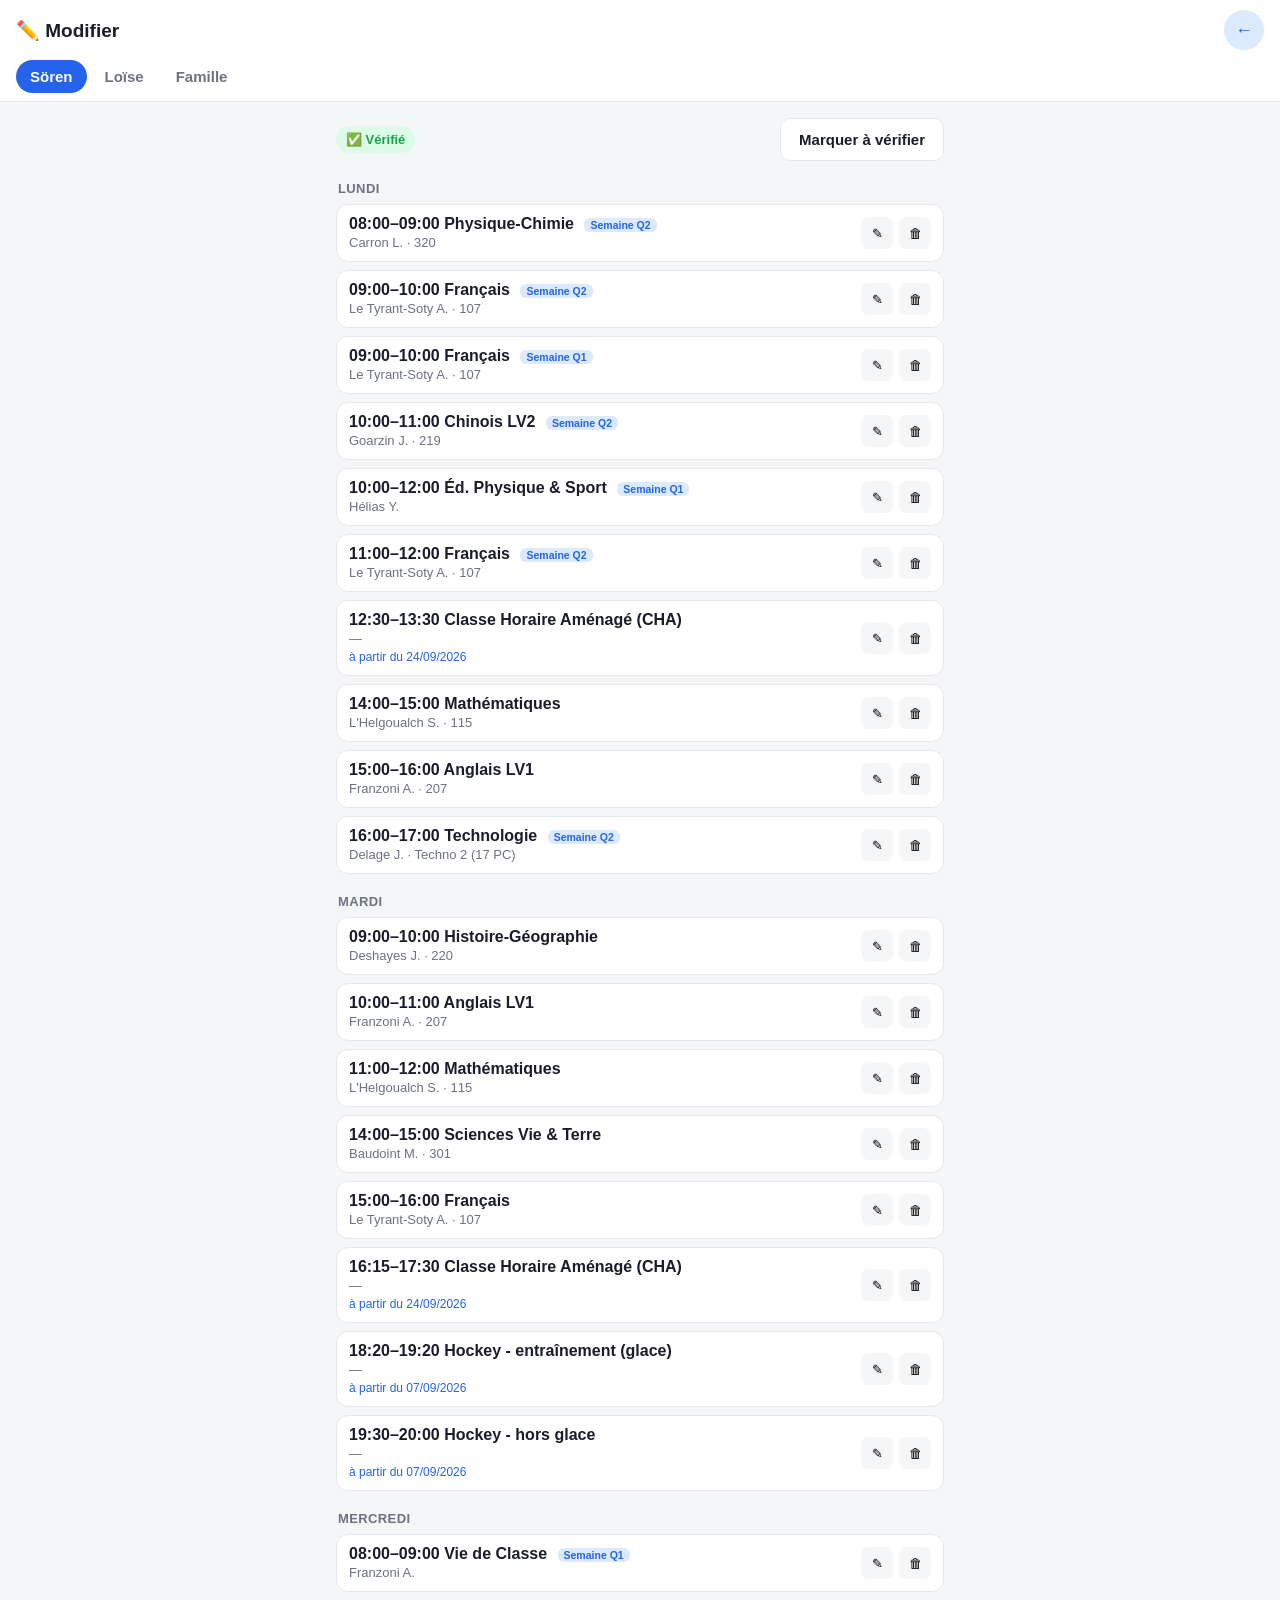
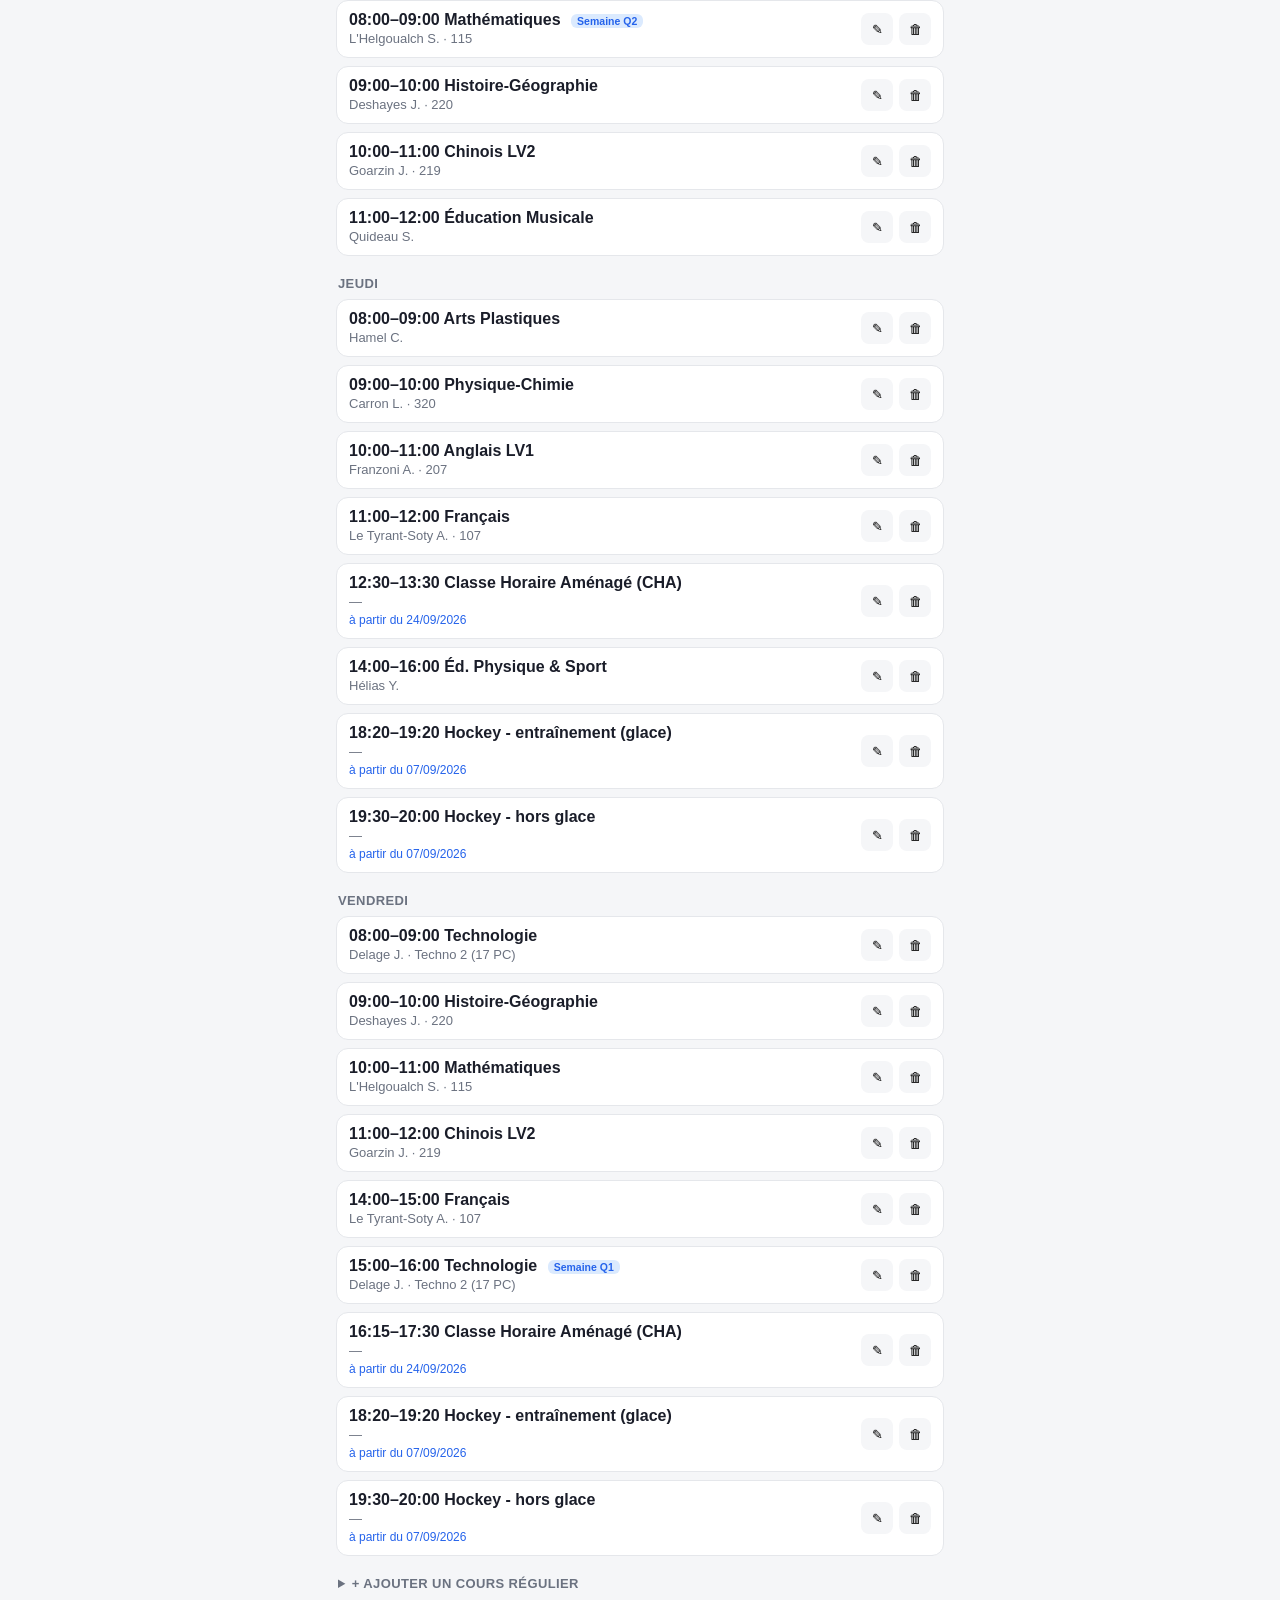
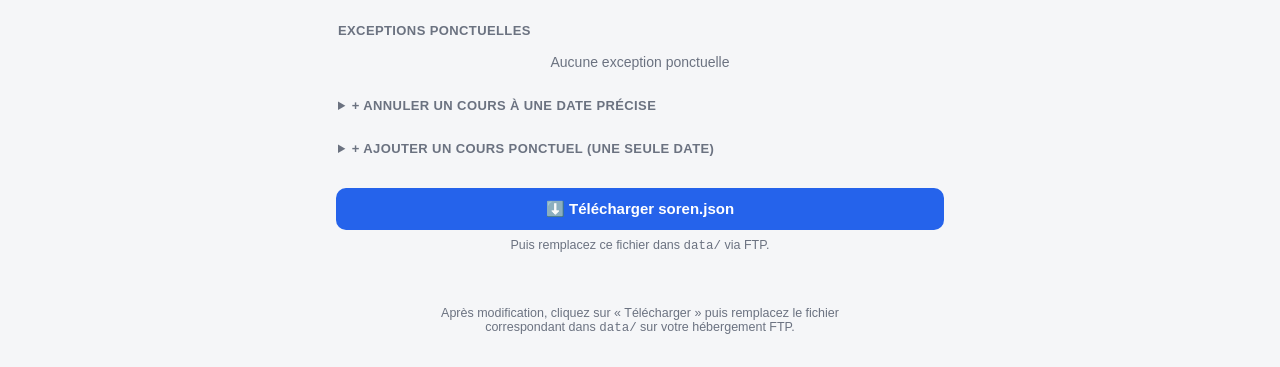
<file: edit.html>
<!doctype html>
<html lang="fr">
<head>
<meta charset="utf-8" />
<meta name="viewport" content="width=device-width, initial-scale=1, viewport-fit=cover" />
<title>Modifier — Calendrier famille</title>
<meta name="theme-color" content="#2563eb" />
<link rel="icon" href="icons/icon-192.png" />
<link rel="stylesheet" href="css/style.css" />
</head>
<body>

<header class="topbar">
  <div class="topbar-row">
    <h1>✏️ Modifier</h1>
    <a href="index.html" class="icon-btn" title="Retour au calendrier" style="text-decoration:none;">←</a>
  </div>
  <nav class="tabs" id="tabs">
    <button data-tab="soren" class="active">Sören</button>
    <button data-tab="loise">Loïse</button>
    <button data-tab="famille">Famille</button>
  </nav>
</header>

<main id="main">
  <div class="empty-state">Chargement…</div>
</main>

<footer class="app-footer">
  Après modification, cliquez sur « Télécharger » puis remplacez le fichier<br>correspondant dans <code>data/</code> sur votre hébergement FTP.
</footer>

<script src="js/dates.js"></script>
<script src="js/editor.js"></script>
</body>
</html>
</file>
<file: css/style.css>
:root {
  --bg: #f5f6f8;
  --surface: #ffffff;
  --text: #1a1d29;
  --text-muted: #6b7280;
  --border: #e5e7eb;
  --accent: #2563eb;
  --accent-soft: #dbeafe;
  --danger: #dc2626;
  --warning-bg: #fef3c7;
  --warning-text: #92400e;
  --radius: 14px;
  --safe-bottom: env(safe-area-inset-bottom, 0px);
}

@media (prefers-color-scheme: dark) {
  :root {
    --bg: #101218;
    --surface: #1a1d29;
    --text: #f3f4f6;
    --text-muted: #9ca3af;
    --border: #2b2f3d;
    --accent-soft: #1e3a5f;
    --warning-bg: #4b3a12;
    --warning-text: #fde68a;
  }
}

* { box-sizing: border-box; }

html, body {
  margin: 0;
  padding: 0;
  background: var(--bg);
  color: var(--text);
  font-family: -apple-system, BlinkMacSystemFont, "Segoe UI", Roboto, Helvetica, Arial, sans-serif;
  -webkit-tap-highlight-color: transparent;
}

body {
  padding-bottom: calc(24px + var(--safe-bottom));
}

a { color: var(--accent); }

header.topbar {
  position: sticky;
  top: 0;
  z-index: 20;
  background: var(--surface);
  border-bottom: 1px solid var(--border);
  padding: env(safe-area-inset-top, 0px) 16px 0 16px;
}

.topbar-row {
  display: flex;
  align-items: center;
  justify-content: space-between;
  padding: 10px 0;
}

.topbar-row h1 {
  font-size: 19px;
  margin: 0;
  font-weight: 700;
}

.icon-btn {
  border: none;
  background: var(--accent-soft);
  color: var(--accent);
  width: 40px;
  height: 40px;
  border-radius: 50%;
  font-size: 18px;
  display: flex;
  align-items: center;
  justify-content: center;
  cursor: pointer;
}
.icon-btn:active { transform: scale(0.94); }
.icon-btn.subscribed { background: #dcfce7; color: #16a34a; }

.bell-group {
  display: flex;
  gap: 6px;
}

.bell-btn {
  border: none;
  background: var(--accent-soft);
  color: var(--accent);
  border-radius: 999px;
  padding: 6px 10px;
  font-size: 12px;
  font-weight: 600;
  cursor: pointer;
  white-space: nowrap;
}
.bell-btn:active { transform: scale(0.96); }
.bell-btn.subscribed { background: #dcfce7; color: #16a34a; }

nav.tabs {
  display: flex;
  gap: 4px;
  overflow-x: auto;
  padding-bottom: 8px;
}

nav.tabs button {
  border: none;
  background: transparent;
  color: var(--text-muted);
  font-size: 15px;
  font-weight: 600;
  padding: 8px 14px;
  border-radius: 999px;
  white-space: nowrap;
  cursor: pointer;
}

nav.tabs button.active {
  background: var(--accent);
  color: #fff;
}

main {
  max-width: 640px;
  margin: 0 auto;
  padding: 16px;
}

.week-nav {
  display: flex;
  align-items: center;
  justify-content: space-between;
  margin-bottom: 12px;
}

.week-nav .label {
  font-weight: 600;
  font-size: 14px;
  color: var(--text-muted);
  text-transform: capitalize;
}

.week-parity-badge {
  display: block;
  font-size: 11px;
  font-weight: 700;
  text-transform: uppercase;
  color: var(--accent);
  margin-top: 2px;
}

.week-nav button {
  border: none;
  background: var(--surface);
  border: 1px solid var(--border);
  width: 34px;
  height: 34px;
  border-radius: 50%;
  font-size: 16px;
  cursor: pointer;
  color: var(--text);
}

.view-toggle {
  display: flex;
  gap: 4px;
  background: var(--surface);
  border: 1px solid var(--border);
  border-radius: 999px;
  padding: 3px;
  margin-bottom: 12px;
}

.view-toggle button {
  flex: 1;
  border: none;
  background: transparent;
  color: var(--text-muted);
  font-size: 14px;
  font-weight: 600;
  padding: 7px 0;
  border-radius: 999px;
  cursor: pointer;
}

.view-toggle button.active {
  background: var(--accent);
  color: #fff;
}

.week-day {
  margin-bottom: 18px;
}

.week-day-header {
  display: flex;
  align-items: baseline;
  justify-content: space-between;
  font-size: 14px;
  font-weight: 700;
  text-transform: capitalize;
  color: var(--text);
  padding: 4px 2px;
  border-bottom: 1px solid var(--border);
  margin-bottom: 8px;
}

.week-day-header.today { color: var(--accent); }

.today-badge {
  font-size: 10.5px;
  font-weight: 700;
  text-transform: uppercase;
  background: var(--accent-soft);
  color: var(--accent);
  padding: 2px 8px;
  border-radius: 999px;
}

.week-day-note {
  font-size: 13.5px;
  color: var(--text);
  background: var(--accent-soft);
  border-radius: 10px;
  padding: 8px 12px;
}

.week-day-note.muted {
  background: transparent;
  color: var(--text-muted);
  padding: 4px 12px;
}

.agenda-list.compact .slot-card {
  padding: 8px 12px;
}

.agenda-list.compact .slot-time {
  min-width: 44px;
  font-size: 12px;
}

.agenda-list.compact .slot-subject {
  font-size: 13.5px;
}

.agenda-list.compact .slot-meta {
  font-size: 12px;
}

.day-selector {
  display: flex;
  gap: 6px;
  overflow-x: auto;
  padding: 2px 2px 12px 2px;
  scroll-snap-type: x proximity;
}

.day-chip {
  position: relative;
  flex: 1 0 auto;
  min-width: 56px;
  scroll-snap-align: start;
  border: 1px solid var(--border);
  background: var(--surface);
  border-radius: 12px;
  padding: 8px 4px;
  text-align: center;
  cursor: pointer;
  color: var(--text);
}

.day-chip .dow {
  display: block;
  font-size: 11px;
  text-transform: uppercase;
  color: var(--text-muted);
  letter-spacing: 0.03em;
}

.day-chip .num {
  display: block;
  font-size: 17px;
  font-weight: 700;
  margin-top: 2px;
}

.day-chip.today { border-color: var(--accent); }
.day-chip.selected { background: var(--accent); border-color: var(--accent); }
.day-chip.selected .dow, .day-chip.selected .num { color: #fff; }
.day-chip.off .num { color: var(--text-muted); }

.banner {
  background: var(--warning-bg);
  color: var(--warning-text);
  padding: 10px 14px;
  border-radius: var(--radius);
  font-size: 13.5px;
  margin-bottom: 14px;
  display: flex;
  gap: 8px;
  align-items: flex-start;
}

.banner a { color: inherit; text-decoration: underline; }

.vacances-banner {
  background: var(--accent-soft);
  color: var(--accent);
  padding: 14px;
  border-radius: var(--radius);
  text-align: center;
  font-weight: 600;
  margin-bottom: 14px;
}

.agenda-list {
  display: flex;
  flex-direction: column;
  gap: 10px;
}

.slot-card {
  background: var(--surface);
  border-radius: var(--radius);
  padding: 12px 14px;
  display: flex;
  gap: 12px;
  border: 1px solid var(--border);
  border-left: 5px solid var(--card-color, var(--accent));
}

.slot-time {
  min-width: 54px;
  font-size: 13px;
  font-weight: 700;
  color: var(--text-muted);
  line-height: 1.3;
}

.slot-info { flex: 1; min-width: 0; }

.slot-subject {
  font-weight: 700;
  font-size: 15px;
  margin: 0 0 2px 0;
}

.slot-meta {
  font-size: 13px;
  color: var(--text-muted);
  margin: 0;
}

.slot-group {
  display: inline-block;
  font-size: 10.5px;
  font-weight: 700;
  background: var(--accent-soft);
  color: var(--accent);
  border-radius: 6px;
  padding: 1px 6px;
  margin-left: 6px;
  vertical-align: middle;
}

.slot-card.added { border-left-color: #16a34a; }
.slot-card.added .slot-subject::after {
  content: " • modifié";
  font-size: 11px;
  font-weight: 600;
  color: #16a34a;
}

.slot-card.now {
  background: rgba(220, 38, 38, 0.09);
  box-shadow: 0 0 0 2px var(--danger);
  position: relative;
}

.slot-card.now .slot-time {
  color: var(--danger);
}

.now-badge {
  display: inline-flex;
  align-items: center;
  gap: 4px;
  font-size: 10.5px;
  font-weight: 700;
  text-transform: uppercase;
  letter-spacing: 0.02em;
  background: var(--danger);
  color: #fff;
  border-radius: 999px;
  padding: 2px 8px;
  margin-left: 6px;
  vertical-align: middle;
}

.now-badge::before {
  content: "";
  width: 6px;
  height: 6px;
  border-radius: 50%;
  background: #fff;
  animation: now-pulse 1.4s ease-in-out infinite;
}

@keyframes now-pulse {
  0%, 100% { opacity: 1; }
  50% { opacity: 0.25; }
}

.homework-card {
  background: var(--surface);
  border: 1px solid var(--border);
  border-left: 5px solid var(--card-color, var(--accent));
  border-radius: var(--radius);
  padding: 12px 14px;
  display: flex;
  gap: 12px;
  align-items: flex-start;
  transition: background 0.3s ease, border-color 0.3s ease;
}

.hw-body {
  flex: 1;
  min-width: 0;
}

.homework-subject {
  font-weight: 700;
  font-size: 14px;
  margin: 0 0 4px 0;
  transition: opacity 0.3s ease;
}

.homework-desc {
  font-size: 13.5px;
  color: var(--text-muted);
  margin: 0;
  white-space: pre-wrap;
  transition: opacity 0.3s ease;
}

.homework-card.done {
  background: rgba(22, 163, 74, 0.08);
  border-left-color: #16a34a;
}

.homework-card.done .homework-subject,
.homework-card.done .homework-desc {
  text-decoration: line-through;
  text-decoration-color: rgba(22, 163, 74, 0.55);
  opacity: 0.6;
}

.hw-check {
  flex: 0 0 auto;
  width: 26px;
  height: 26px;
  margin-top: 1px;
  border-radius: 50%;
  border: 2px solid var(--border);
  background: var(--surface);
  color: transparent;
  cursor: pointer;
  padding: 0;
  display: flex;
  align-items: center;
  justify-content: center;
  position: relative;
  transition: background 0.2s ease, border-color 0.2s ease, transform 0.15s ease, color 0.15s ease;
}

.hw-check:active {
  transform: scale(0.86);
}

.hw-check svg {
  width: 15px;
  height: 15px;
}

.hw-check.checked {
  background: #16a34a;
  border-color: #16a34a;
  color: #fff;
}

.hw-check.pop {
  animation: hw-check-pop 0.45s ease;
}

.hw-check.pop::after {
  content: "";
  position: absolute;
  inset: -6px;
  border-radius: 50%;
  border: 2px solid #16a34a;
  animation: hw-ring 0.5s ease-out forwards;
  pointer-events: none;
}

@keyframes hw-check-pop {
  0% { transform: scale(1); }
  35% { transform: scale(1.35); }
  60% { transform: scale(0.9); }
  100% { transform: scale(1); }
}

@keyframes hw-ring {
  0% { transform: scale(0.6); opacity: 0.9; }
  100% { transform: scale(1.9); opacity: 0; }
}

@media (prefers-reduced-motion: reduce) {
  .hw-check.pop,
  .hw-check.pop::after {
    animation: none;
  }
}

.empty-state {
  text-align: center;
  color: var(--text-muted);
  padding: 40px 12px;
  font-size: 14px;
}

.event-card {
  background: var(--surface);
  border: 1px solid var(--border);
  border-radius: var(--radius);
  padding: 12px 14px;
}

.event-date {
  font-size: 12px;
  font-weight: 700;
  color: var(--accent);
  text-transform: capitalize;
  margin-bottom: 4px;
}

.event-title { font-weight: 600; font-size: 15px; }
.event-sub { font-size: 13px; color: var(--text-muted); }

.section-title {
  font-size: 13px;
  font-weight: 700;
  text-transform: uppercase;
  letter-spacing: 0.03em;
  color: var(--text-muted);
  margin: 20px 0 8px 2px;
}

footer.app-footer {
  text-align: center;
  font-size: 12.5px;
  color: var(--text-muted);
  padding: 24px 16px 8px;
}

/* Editor page */
.field {
  margin-bottom: 14px;
}
.field label {
  display: block;
  font-size: 13px;
  font-weight: 600;
  margin-bottom: 4px;
  color: var(--text-muted);
}
.field input, .field select, .field textarea {
  width: 100%;
  padding: 10px 12px;
  border-radius: 10px;
  border: 1px solid var(--border);
  background: var(--surface);
  color: var(--text);
  font-size: 15px;
}
.row-2 { display: grid; grid-template-columns: 1fr 1fr; gap: 10px; }
.btn {
  display: inline-flex;
  align-items: center;
  justify-content: center;
  gap: 6px;
  border: none;
  border-radius: 10px;
  padding: 12px 18px;
  font-size: 15px;
  font-weight: 600;
  cursor: pointer;
}
.btn-primary { background: var(--accent); color: #fff; }
.btn-secondary { background: var(--surface); color: var(--text); border: 1px solid var(--border); }
.btn-danger { background: #fee2e2; color: var(--danger); }
.btn-block { width: 100%; }
.list-item {
  display: flex;
  justify-content: space-between;
  align-items: center;
  background: var(--surface);
  border: 1px solid var(--border);
  border-radius: 12px;
  padding: 10px 12px;
  margin-bottom: 8px;
}
.list-item-actions { display: flex; gap: 6px; }
.list-item-actions button {
  border: none;
  background: var(--bg);
  border-radius: 8px;
  width: 32px;
  height: 32px;
  cursor: pointer;
}
.tag-verified {
  display: inline-flex;
  align-items: center;
  gap: 6px;
  font-size: 13px;
  font-weight: 600;
  color: #16a34a;
  background: #dcfce7;
  padding: 6px 10px;
  border-radius: 999px;
}
.tag-unverified {
  color: var(--warning-text);
  background: var(--warning-bg);
}

.ios-install-banner {
  position: fixed;
  left: 12px;
  right: 12px;
  bottom: calc(12px + var(--safe-bottom));
  z-index: 30;
  display: flex;
  align-items: center;
  gap: 10px;
  background: var(--text);
  color: var(--bg);
  border-radius: 14px;
  padding: 12px 14px;
  font-size: 13.5px;
  line-height: 1.4;
  box-shadow: 0 8px 24px rgba(0, 0, 0, 0.25);
}

.ios-install-banner strong {
  color: var(--accent);
}

.ios-install-close {
  flex: 0 0 auto;
  border: none;
  background: rgba(128, 128, 128, 0.25);
  color: inherit;
  width: 26px;
  height: 26px;
  border-radius: 50%;
  cursor: pointer;
  font-size: 13px;
}

/* Onglet Notifications */
.tab-badge {
  display: inline-flex;
  align-items: center;
  justify-content: center;
  min-width: 16px;
  height: 16px;
  padding: 0 4px;
  border-radius: 999px;
  background: #ef4444;
  color: #fff;
  font-size: 10px;
  font-weight: 800;
  margin-left: 5px;
  vertical-align: middle;
}

.tab-badge[hidden] {
  display: none;
}

nav.tabs button.active .tab-badge {
  background: #fff;
  color: #ef4444;
}

.notif-card {
  background: var(--surface);
  border: 1px solid var(--border);
  border-radius: var(--radius);
  padding: 12px 14px;
}

.notif-card.unseen {
  border-color: var(--accent);
}

.notif-date {
  display: flex;
  align-items: center;
  gap: 6px;
  font-size: 12px;
  font-weight: 700;
  color: var(--accent);
  text-transform: capitalize;
  margin-bottom: 4px;
}

.notif-new-dot {
  width: 7px;
  height: 7px;
  border-radius: 50%;
  background: #ef4444;
}

.notif-title {
  font-weight: 700;
  font-size: 14.5px;
  margin: 0 0 4px 0;
}

.notif-content {
  font-size: 13.5px;
  color: var(--text-muted);
  margin: 0 0 4px 0;
  white-space: pre-wrap;
}

.notif-author {
  font-size: 12px;
  color: var(--text-muted);
  margin: 0;
  font-style: italic;
}

/* Évaluations : mise en évidence orange */
.slot-card.eval {
  box-shadow: 0 0 0 2px #ea580c;
  background: rgba(234, 88, 12, 0.14);
}

.eval-badge {
  display: inline-block;
  font-size: 10.5px;
  font-weight: 700;
  text-transform: uppercase;
  background: #ea580c;
  color: #fff;
  border-radius: 999px;
  padding: 1px 8px;
  margin-left: 6px;
  vertical-align: middle;
}

/* Alertes Pronote (prof absent, cours annulé, cours modifié, salle) : mêmes
   couleurs que les badges natifs de Pronote — rouge pour une absence/annulation,
   bleu pour un changement qui n'empêche pas le cours d'avoir lieu. */
.slot-card.alert-absent,
.slot-card.alert-annule {
  box-shadow: 0 0 0 2px #991b1b;
  background: rgba(153, 27, 27, 0.1);
}

.slot-card.alert-modifie,
.slot-card.alert-salle {
  box-shadow: 0 0 0 2px #2563eb;
  background: rgba(37, 99, 235, 0.1);
}

.alert-badge {
  display: inline-block;
  font-size: 10.5px;
  font-weight: 700;
  color: #fff;
  border-radius: 4px;
  padding: 1px 8px;
  margin-left: 6px;
  vertical-align: middle;
}

.alert-badge-absent,
.alert-badge-annule {
  background: #991b1b;
}

.alert-badge-modifie,
.alert-badge-salle {
  background: #2563eb;
}

.day-chip.has-eval {
  background: rgba(234, 88, 12, 0.16);
  border-color: #ea580c;
}

.day-chip.has-eval .dow,
.day-chip.has-eval .num {
  color: #ea580c;
  font-weight: 800;
}

.day-chip.selected.has-eval {
  background: #ea580c;
  border-color: #ea580c;
}

.day-chip.selected.has-eval .dow,
.day-chip.selected.has-eval .num {
  color: #fff;
}

.day-eval-badge {
  position: absolute;
  top: -6px;
  right: -6px;
  min-width: 16px;
  height: 16px;
  padding: 0 4px;
  border-radius: 999px;
  background: #ea580c;
  color: #fff;
  font-size: 10px;
  font-weight: 800;
  display: inline-flex;
  align-items: center;
  justify-content: center;
  border: 2px solid var(--bg);
}

.week-day-header.has-eval {
  color: #ea580c;
  font-weight: 800;
}

/* Moyennes */
.donut-wrap {
  position: relative;
  width: 140px;
  height: 140px;
  margin: 8px auto 16px;
}

.donut {
  width: 100%;
  height: 100%;
  transform: rotate(-90deg);
}

.donut-bg {
  fill: none;
  stroke: var(--border);
  stroke-width: 10;
}

.donut-fg {
  fill: none;
  stroke: var(--accent);
  stroke-width: 10;
  stroke-linecap: round;
  transition: stroke-dasharray 0.6s ease;
}

.donut-label {
  position: absolute;
  inset: 0;
  display: flex;
  align-items: center;
  justify-content: center;
  font-size: 22px;
  font-weight: 800;
  color: var(--text);
}

.donut-label span {
  font-size: 12px;
  font-weight: 600;
  color: var(--text-muted);
  margin-left: 2px;
}

.menu-card {
  background: var(--surface);
  border: 1px solid var(--border);
  border-radius: var(--radius);
  padding: 12px 14px;
  display: flex;
  flex-direction: column;
  gap: 8px;
}

.menu-row {
  display: flex;
  gap: 10px;
  align-items: baseline;
}

.menu-label {
  flex: 0 0 auto;
  font-weight: 700;
  font-size: 13px;
  color: var(--text-muted);
  min-width: 90px;
}

.menu-items {
  font-size: 14px;
  color: var(--text);
}

.moyenne-card {
  background: var(--surface);
  border: 1px solid var(--border);
  border-left: 5px solid var(--card-color, var(--accent));
  border-radius: var(--radius);
  padding: 10px 14px;
}

.moyenne-subject {
  font-weight: 700;
  font-size: 14px;
  margin: 0 0 2px 0;
}

.moyenne-values {
  font-size: 13.5px;
  color: var(--text-muted);
  margin: 0;
}

.moyenne-class {
  color: var(--text-muted);
}
</file>
